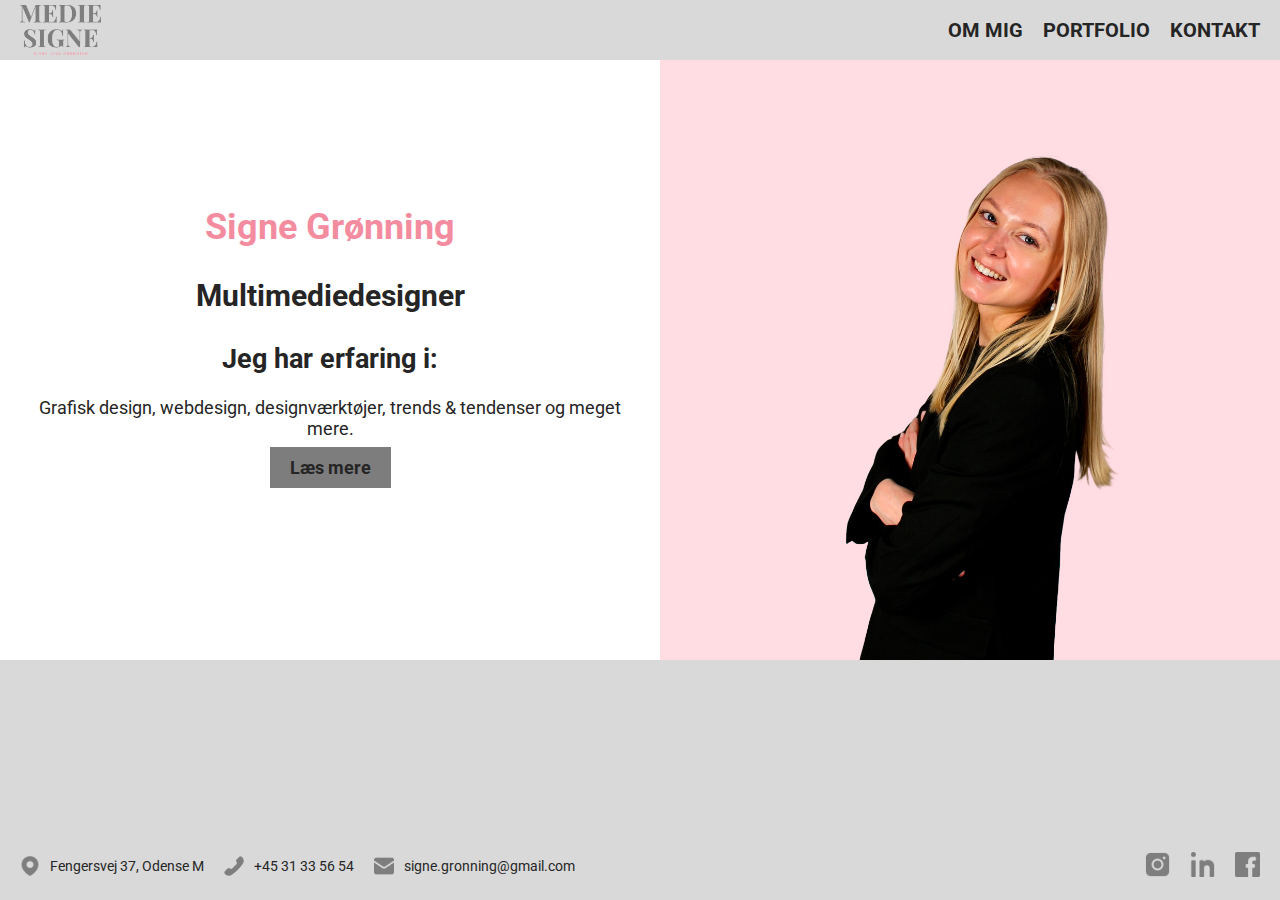
<file: index.html>
<!DOCTYPE html>
<html lang="da">
<head>
    <!-- Grundlæggende sideinformation og link til eksterne ressourcer -->
    <meta charset="UTF-8">
    <!-- Sørger for websiden skalerer korrekt på mobile enheder -->
    <meta name="viewport" content="width=device-width, initial-scale=1.0">
    <title>Medie Signe</title>
    <!-- Link til eksternt CSS stylesheet -->
    <link rel="stylesheet" href="stylesheet.css">
    <!-- Preconnect til Google Fonts, Roboto -->
    <link rel="preconnect" href="https://fonts.googleapis.com">
    <link rel="preconnect" href="https://fonts.gstatic.com" crossorigin>
    <!-- Link til Google Fonts, Roboto -->
    <link href="https://fonts.googleapis.com/css2?family=Roboto:wght@100;300;400;500;700;900&display=swap" rel="stylesheet">
</head>
<body>
    <!-- Header med navigationslinks -->
    <header>
        <!-- Navigationsmenu med links til andre sider på websitet -->
        <nav class="navigation-container-forside">
            <div class="navigation-indhold">
                <img src="forside/logo.png" alt="LOGO" class="logo">
                <ul>
                    <li><a href="om-mig.html">OM MIG</a></li>
                    <li><a href="portfolio.html">PORTFOLIO</a></li>
                    <li><a href="kontakt.html">KONTAKT</a></li>
                </ul>
            </div>
        </nav>
    </header>

    <!-- Hovedindholdet på siden -->
    <main class="main-container-forside">
        <!-- Introduktion på forsiden -->
        <section class="hovedindhold-forside">
            <div class="introduktion-forside">
                <h1 class="navn-forside">Signe Grønning</h1>
                <p class="titel-forside">Multimediedesigner</p>
                <h2>Jeg har erfaring i:</h2>
                <p>Grafisk design, webdesign, designværktøjer, trends & tendenser og meget mere.</p>
                <a href="om-mig.html" class="laes-mere-knap">Læs mere</a>
            </div>
            <!-- Billede der supplerer introduktionen -->
            <div class="billede-container-forside">
                <img src="forside/migforside.jpg" alt="Billede af Signe" class="billede">
            </div>
        </section>
    </main>

    <!-- Footer indeholder kontaktinformation og links til sociale medier -->
    <footer>
        <!-- Kontakinformation -->
        <div class="footer-tre-info">
            <div class="footer-info">
                <img src="forside/lokation.png" alt="Lokation" class="ikon">
                <address>Fengersvej 37, Odense M</address>
            </div>
            <!-- Man kan ved tel og mail trykke direkte og sendes videre -->
            <div class="footer-info">
                <img src="forside/telefon-ikon.png" alt="Telefon" class="ikon">
                <a href="tel:+4531335654">+45 31 33 56 54</a>
            </div>
            <div class="footer-info">
                <img src="forside/mail-ikon.png" alt="E-mailadresse" class="ikon">
                <a href="mailto:signe.gronning@gmail.com">signe.gronning@gmail.com</a>
            </div>
        </div>
        
        <!-- Links til sociale medie-profiler med ikoner -->
        <div class="sociale-medier">
            <a href="https://www.instagram.com/signe.groenning/"><img src="forside/Insta-ikon.png" alt="Instagram"></a>
            <a href="https://www.linkedin.com/in/signe-grønning/"><img src="forside/in-ikon.png" alt="LinkedIn"></a>
            <a href="https://www.facebook.com/signe.gronning"><img src="forside/FB-ikon.png" alt="Facebook"></a>
        </div>
    </footer>
</body>
</html>
</file>
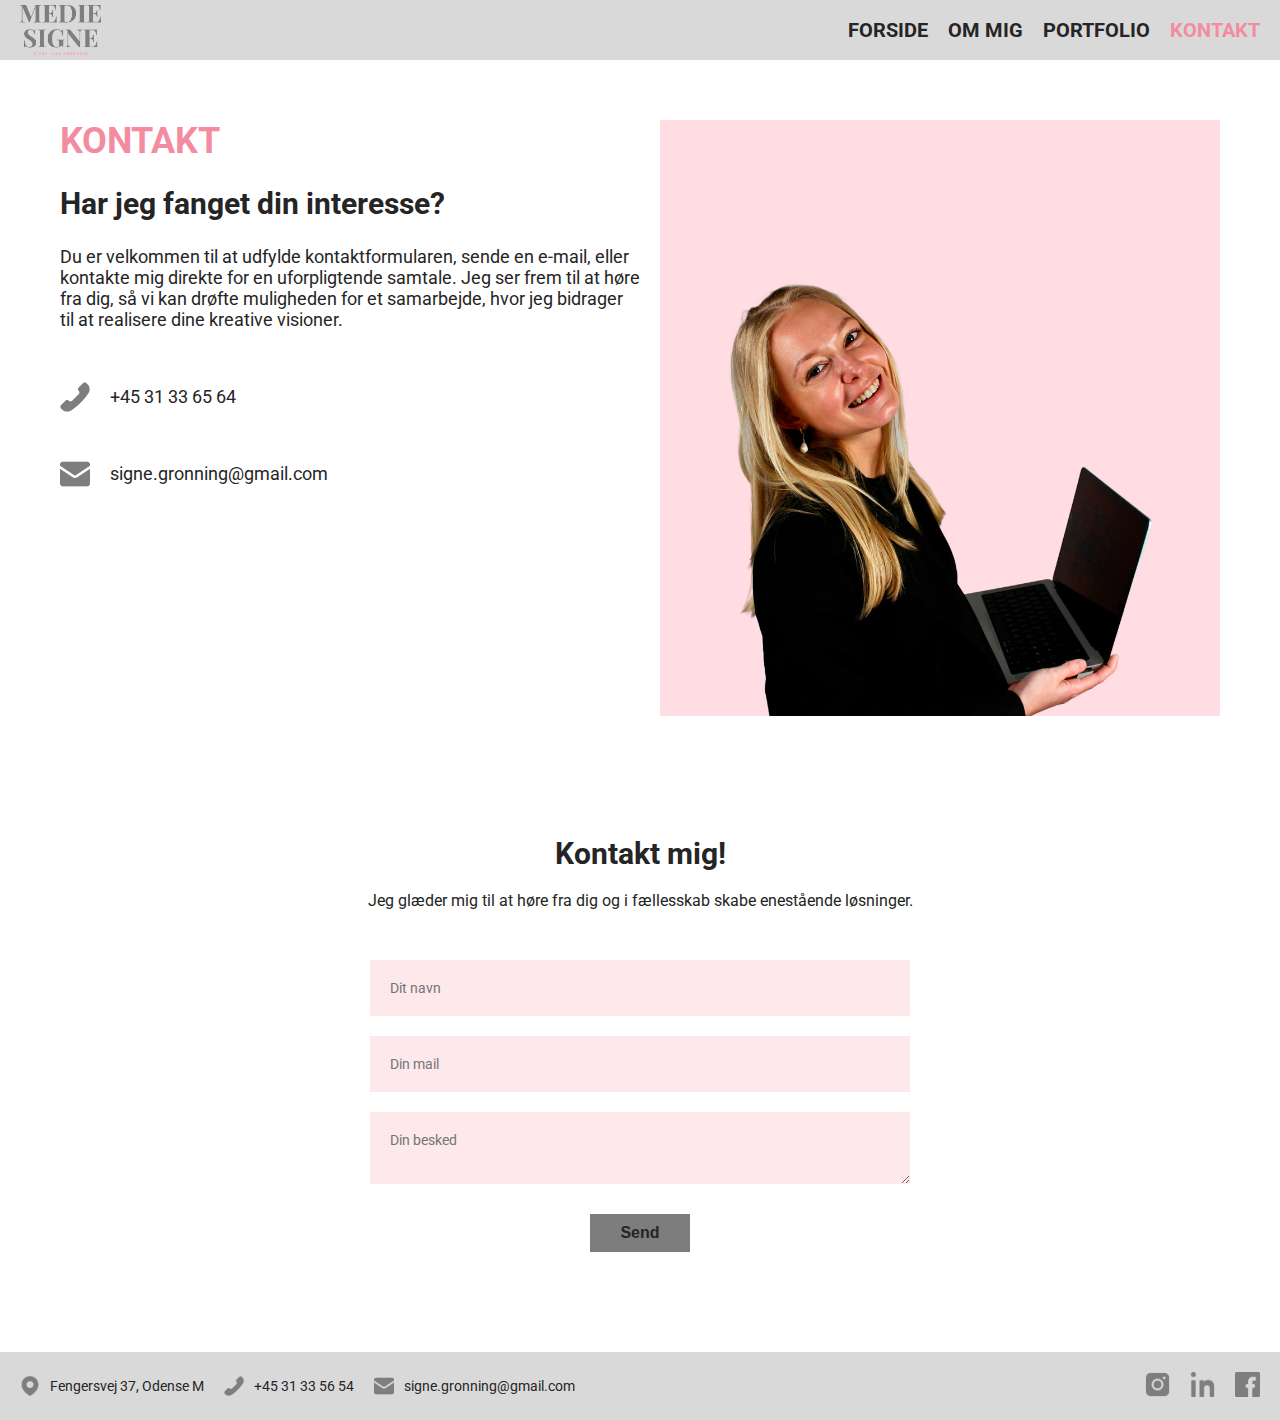
<file: kontakt.html>
<!DOCTYPE html>
<html lang="da">
<head>
    <!-- Grundlæggende sideinformation og link til eksterne ressourcer -->
    <meta charset="UTF-8">
    <!-- Sørger for websiden skalerer korrekt på mobile enheder -->
    <meta name="viewport" content="width=device-width, initial-scale=1.0">
    <title>KONTAKT</title>
    <!-- Link til eksternt CSS stylesheet -->
    <link rel="stylesheet" href="stylesheet.css">
    <!-- Preconnect til Google Fonts, Roboto -->
    <link rel="preconnect" href="https://fonts.googleapis.com">
    <link rel="preconnect" href="https://fonts.gstatic.com" crossorigin>
    <!-- Link til Google Fonts, Roboto -->
    <link href="https://fonts.googleapis.com/css2?family=Roboto:wght@100;300;400;500;700;900&display=swap" rel="stylesheet">
</head>
<body>
    <!-- Header med navigationslinks -->
    <header>
        <!-- Navigationsmenu med links til andre sider på websitet -->
        <nav class="navigation-container-forside">
            <div class="navigation-indhold">
                <img src="forside/logo.png" alt="LOGO" class="logo">
                <ul>
                    <li><a href="index.html">FORSIDE</a></li>
                    <li><a href="om-mig.html">OM MIG</a></li>
                    <li><a href="portfolio.html">PORTFOLIO</a></li>
                    <li><a href="kontakt.html" class="active">KONTAKT</a></li>
                </ul>
            </div>
        </nav>
    </header>

    <!-- Hovedindholdet på siden -->
    <main class="main-container-kontakt">
        <!-- Kontaktinformation -->
        <section class="kontakt-info">
            <div class="info-container">
                <div class="info-tekst">
                    <h1>KONTAKT</h1>
                    <h2>Har jeg fanget din interesse?</h2>
                    <p class="brodtekst">Du er velkommen til at udfylde kontaktformularen, sende en e-mail, eller kontakte mig direkte for en uforpligtende samtale. Jeg ser frem til at høre fra dig, så vi kan drøfte muligheden for et samarbejde, hvor jeg bidrager til at realisere dine kreative visioner.</p>
                    <div class="kontakt-detajler">
                        <div class="kontakt-item">
                            <img src="forside/telefon-ikon.png" alt="Telefon" class="ikon">
                            <p>+45 31 33 65 64</p>
                        </div>
                        <div class="kontakt-item">
                            <img src="forside/mail-ikon.png" alt="E-mailadresse" class="ikon">
                            <p>signe.gronning@gmail.com</p>
                        </div>
                    </div>
                </div>
                <div class="kontakt-billede">
                    <img src="kontakt/kontaktmig.jpg" alt="Signe Grønning">
                </div>
            </div>
        </section>

        <!-- Kontaktformular -->
        <section class="kontakt-form">
            <div class="formular-intro">
                <h2>Kontakt mig!</h2>
                <p>Jeg glæder mig til at høre fra dig og i fællesskab skabe enestående løsninger.</p>
            </div>

            <form action="submit.php" method="post">
                <input type="text" id="name" name="name" placeholder="Dit navn" required>
                <input type="email" id="email" name="email" placeholder="Din mail" required>
                <textarea id="message" name="message" placeholder="Din besked" required></textarea>
                <button type="submit">Send</button>
            </form>
        </section>
    </main>

    <!-- Footer indeholder kontaktinformation og links til sociale medier -->
    <footer>
        <div class="footer-tre-info">
            <div class="footer-info">
                <img src="forside/lokation.png" alt="Lokation" class="ikon">
                <address>Fengersvej 37, Odense M</address>
            </div>
            <div class="footer-info">
                <img src="forside/telefon-ikon.png" alt="Telefon" class="ikon">
                <a href="tel:+4531335654">+45 31 33 56 54</a>
            </div>
            <div class="footer-info">
                <img src="forside/mail-ikon.png" alt="E-mailadresse" class="ikon">
                <a href="mailto:signe.gronning@gmail.com">signe.gronning@gmail.com</a>
            </div>
        </div>
        <div class="sociale-medier">
            <a href="https://www.instagram.com/signe.groenning/"><img src="forside/Insta-ikon.png" alt="Instagram"></a>
            <a href="https://www.linkedin.com/in/signe-grønning/"><img src="forside/in-ikon.png" alt="LinkedIn"></a>
            <a href="https://www.facebook.com/signe.gronning"><img src="forside/FB-ikon.png" alt="Facebook"></a>
        </div>
    </footer>
</body>
</html>
</file>
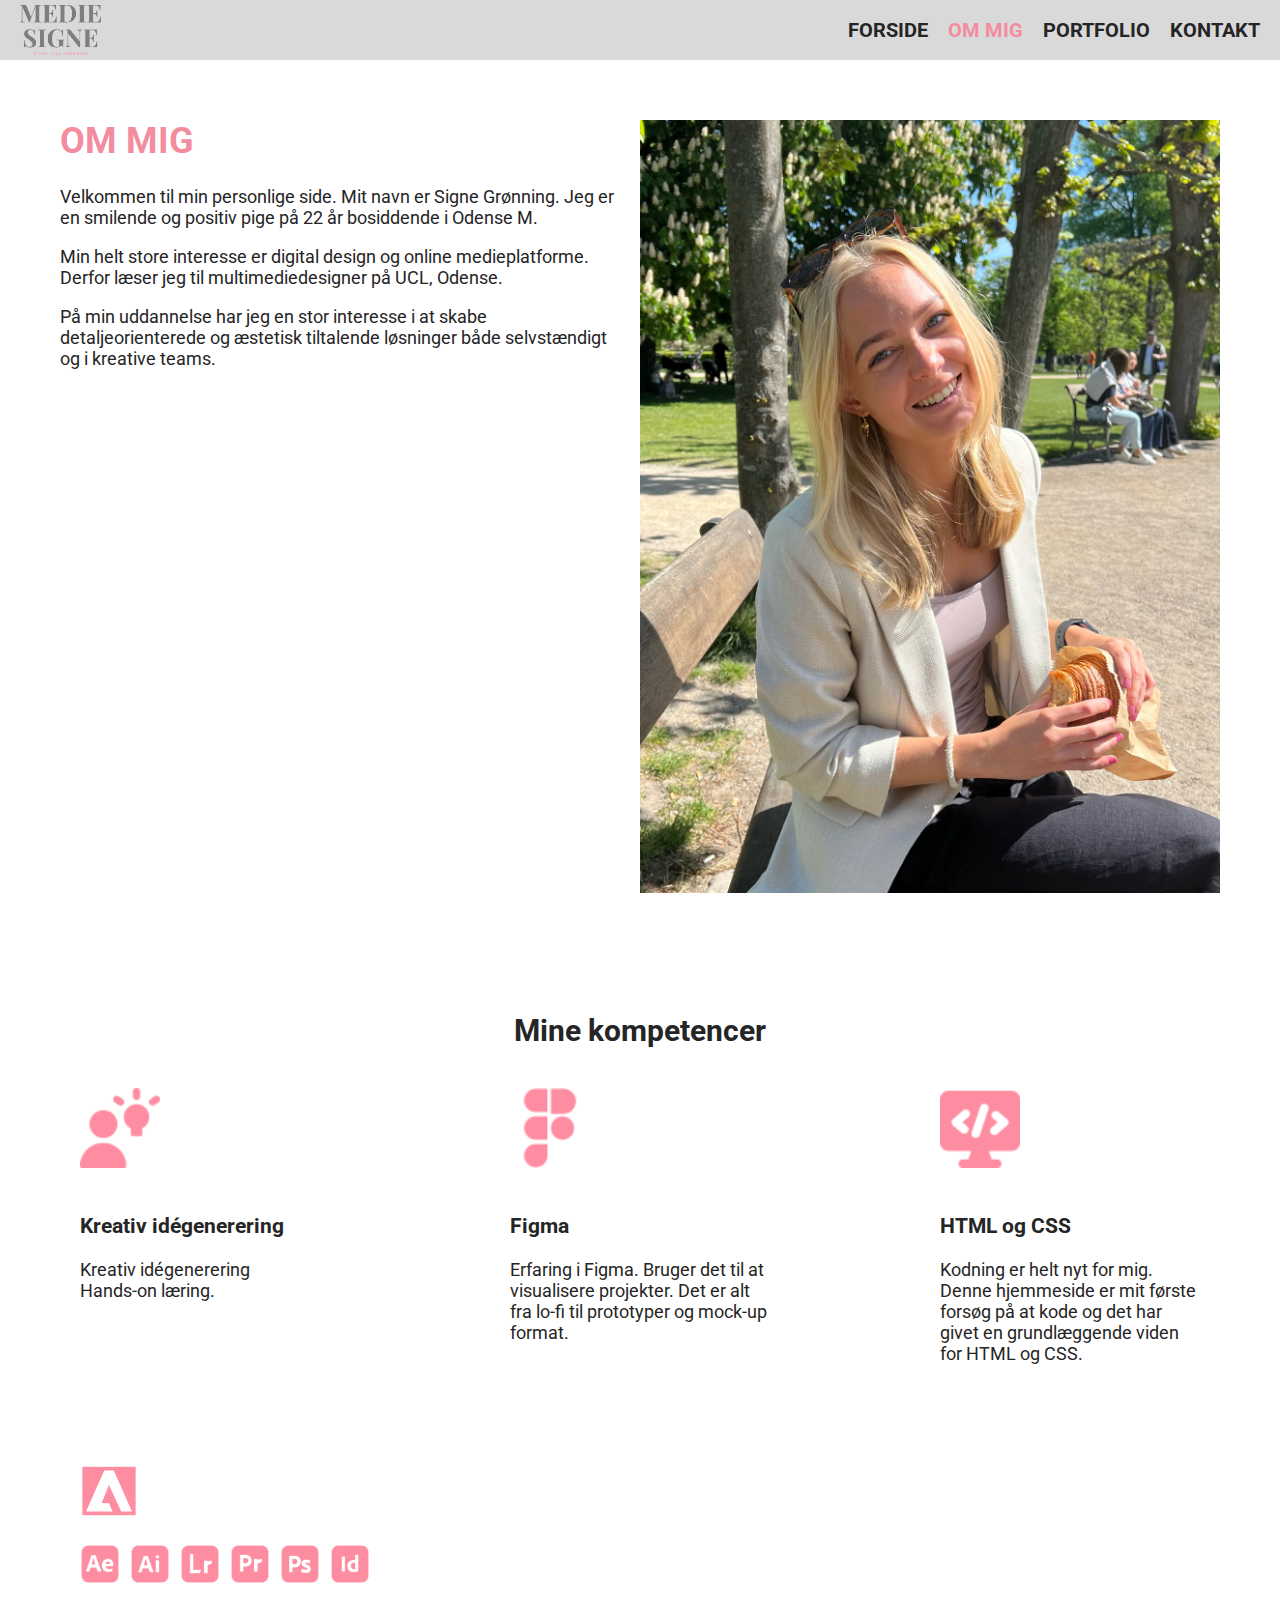
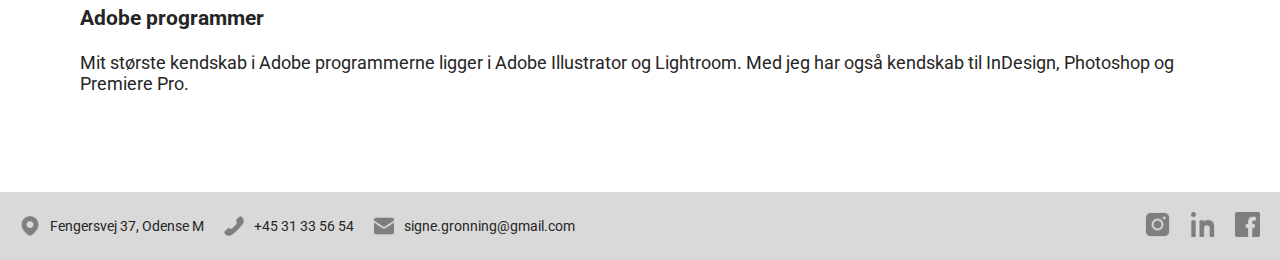
<file: om-mig.html>
<!DOCTYPE html>
<html lang="da">
<head>
    <!-- Grundlæggende sideinformation og link til eksterne ressourcer -->
    <meta charset="UTF-8">
    <!-- Sørger for websiden skalerer korrekt på mobile enheder -->
    <meta name="viewport" content="width=device-width, initial-scale=1.0">
    <title>OM MIG</title>
    <!-- Link til eksternt CSS stylesheet -->
    <link rel="stylesheet" href="stylesheet.css">
    <!-- Preconnect til Google Fonts, Roboto -->
    <link rel="preconnect" href="https://fonts.googleapis.com">
    <link rel="preconnect" href="https://fonts.gstatic.com" crossorigin>
    <!-- Link til Google Fonts, Roboto -->
    <link href="https://fonts.googleapis.com/css2?family=Roboto:wght@100;300;400;500;700;900&display=swap" rel="stylesheet">
</head>
<body>
    <!-- Header med navigationslinks -->
    <header>
        <!-- Navigationsmenu med links til andre sider på websitet -->
        <nav class="navigation-container-forside">
            <div class="navigation-indhold">
                <img src="forside/logo.png" alt="LOGO" class="logo">
                <ul>
                    <li><a href="index.html">FORSIDE</a></li>
                    <li><a href="om-mig.html" class="active">OM MIG</a></li>
                    <li><a href="portfolio.html">PORTFOLIO</a></li>
                    <li><a href="kontakt.html">KONTAKT</a></li>
                </ul>
            </div>
        </nav>
    </header>

    <!-- Hovedindholdet på siden -->
    <main class="main-container-om-mig">
        <section class="indhold">
            <div class="introduktion-om-mig">
                <div class="tekst-om-mig">
                    <h1 class="overskrift-om-mig">OM MIG</h1>
                    <p>Velkommen til min personlige side. Mit navn er Signe Grønning. Jeg er en smilende og positiv pige på 22 år bosiddende i Odense M.</p>
                    <p>Min helt store interesse er digital design og online medieplatforme. Derfor læser jeg til multimediedesigner på UCL, Odense.</p>
                    <p>På min uddannelse har jeg en stor interesse i at skabe detaljeorienterede og æstetisk tiltalende løsninger både selvstændigt og i kreative teams.</p>
                </div>
                <img src="om-mig/migomside.jpg" alt="Signe Grønning" class="billede-om-mig">
            </div>

            <section class="mine-kompetencer">
                <h2 class="under-overskrift">Mine kompetencer</h2>
                <div class="kompetence-liste">
                    <div class="kompetence">
                        <img src="om-mig/ide.png" alt="Kreativ idégenerering">
                        <h3>Kreativ idégenerering</h3>
                        <p>Kreativ idégenerering<br>Hands-on læring.</p>
                    </div>
                    <div class="kompetence">
                        <img src="om-mig/figma.png" alt="Figma">
                        <h3>Figma</h3>
                        <p>Erfaring i Figma. Bruger det til at visualisere projekter. Det er alt fra lo-fi til prototyper og mock-up format.</p>
                    </div>
                    <div class="kompetence">
                        <img src="om-mig/kode.png" alt="Kodning">
                        <h3>HTML og CSS</h3>
                        <p>Kodning er helt nyt for mig. Denne hjemmeside er mit første forsøg på at kode og det har givet en grundlæggende viden for HTML og CSS.</p>
                    </div>
                </div>
                <div class="adobe-programmer">
                    <img src="om-mig/adobe.png" alt="Adobe" class="adobe-logo">
                    <div class="adobe-ikoner">
                        <img src="om-mig/ae.png" alt="Adobe After Effects">
                        <img src="om-mig/ai.png" alt="Adobe Illustrator">
                        <img src="om-mig/lr.png" alt="Adobe Lightroom">
                        <img src="om-mig/pr.png" alt="Adobe PremierePro">
                        <img src="om-mig/ps.png" alt="Adobe Photoshop">
                        <img src="om-mig/id.png" alt="Adobe InDesign">
                    </div>
                    <h3>Adobe programmer</h3>
                    <p>Mit største kendskab i Adobe programmerne ligger i Adobe Illustrator og Lightroom. Med jeg har også kendskab til InDesign, Photoshop og Premiere Pro.</p>
                </div>
            </section>
        </section>
    </main>

    <!-- Footer indeholder kontaktinformation og links til sociale medier -->
    <footer>
        <div class="footer-tre-info">
            <div class="footer-info">
                <img src="forside/lokation.png" alt="Lokation" class="ikon">
                <address>Fengersvej 37, Odense M</address>
            </div>
            <div class="footer-info">
                <img src="forside/telefon-ikon.png" alt="Telefon" class="ikon">
                <a href="tel:+4531335654">+45 31 33 56 54</a>
            </div>
            <div class="footer-info">
                <img src="forside/mail-ikon.png" alt="E-mailadresse" class="ikon">
                <a href="mailto:signe.gronning@gmail.com">signe.gronning@gmail.com</a>
            </div>
        </div>
        <div class="sociale-medier">
            <a href="https://www.instagram.com/signe.groenning/"><img src="forside/Insta-ikon.png" alt="Instagram"></a>
            <a href="https://www.linkedin.com/in/signe-grønning/"><img src="forside/in-ikon.png" alt="LinkedIn"></a>
            <a href="https://www.facebook.com/signe.gronning"><img src="forside/FB-ikon.png" alt="Facebook"></a>
        </div>
    </footer>
</body>
</html>
</file>
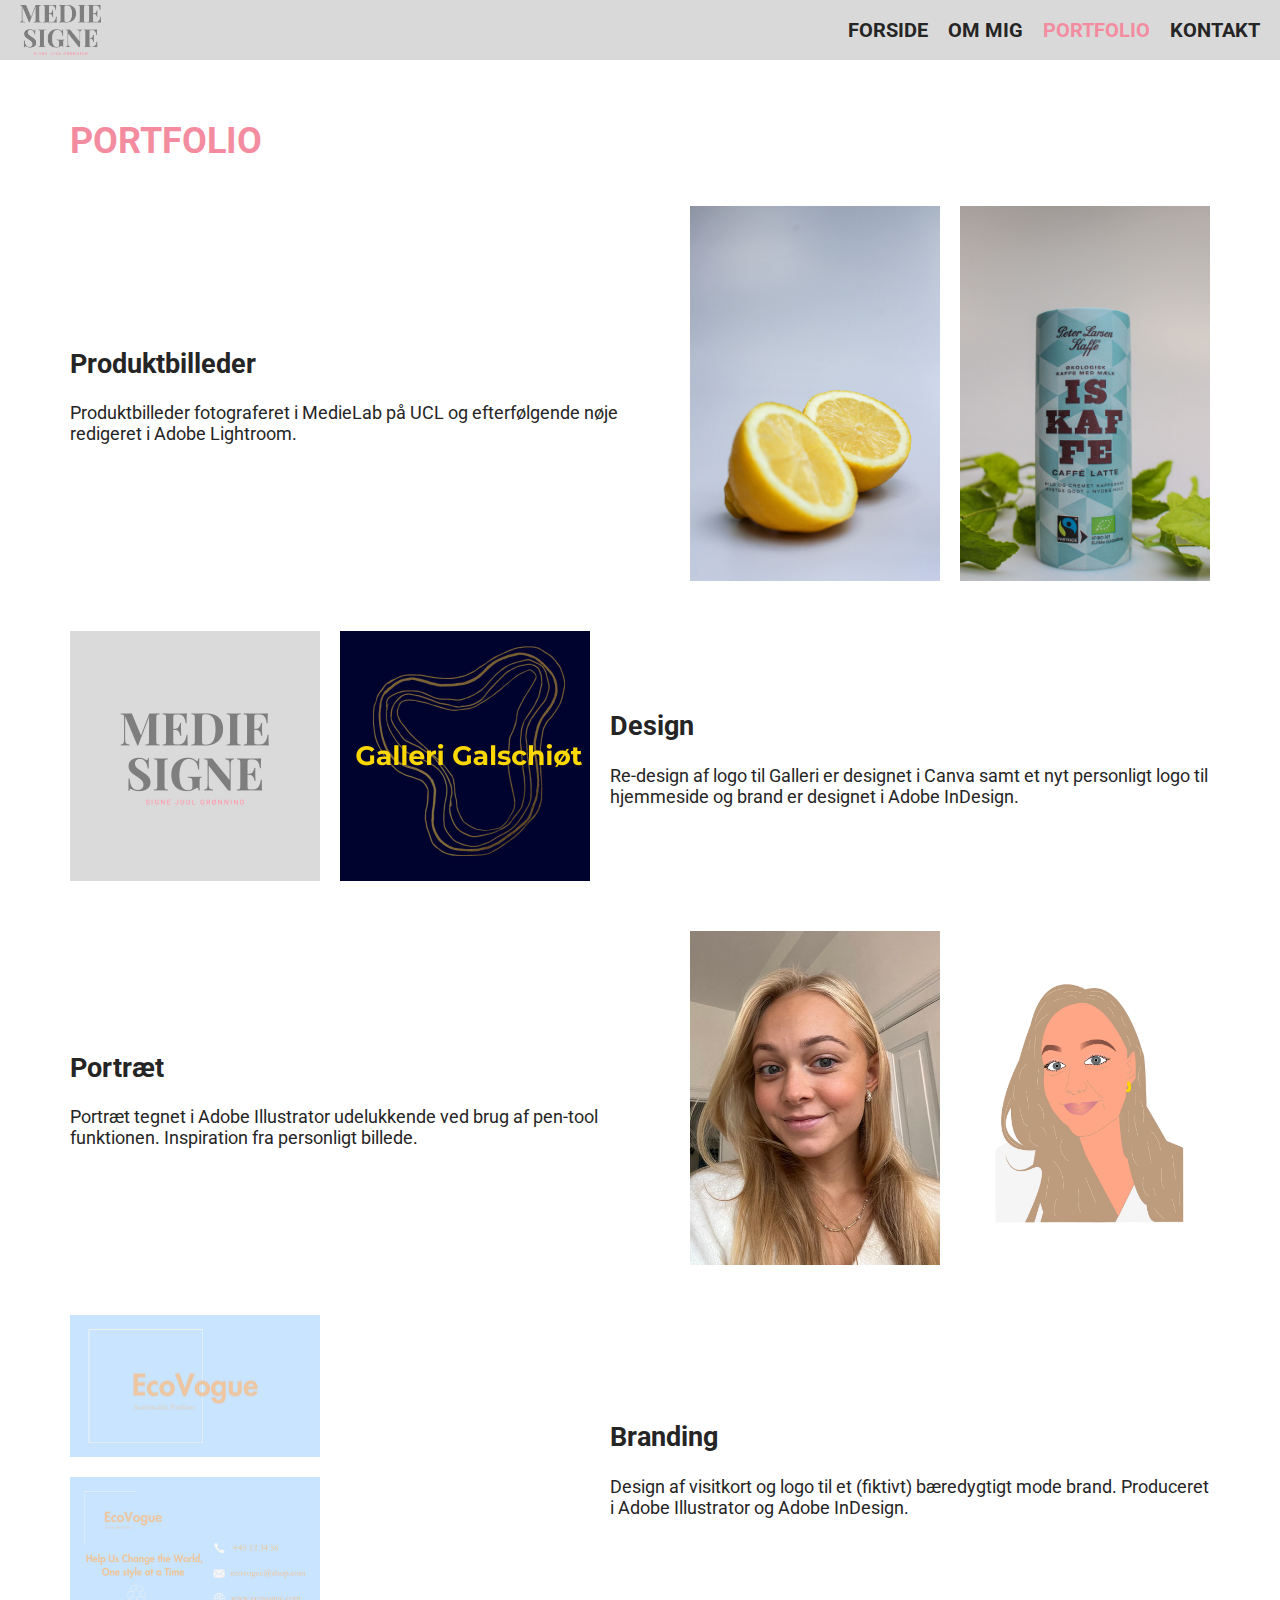
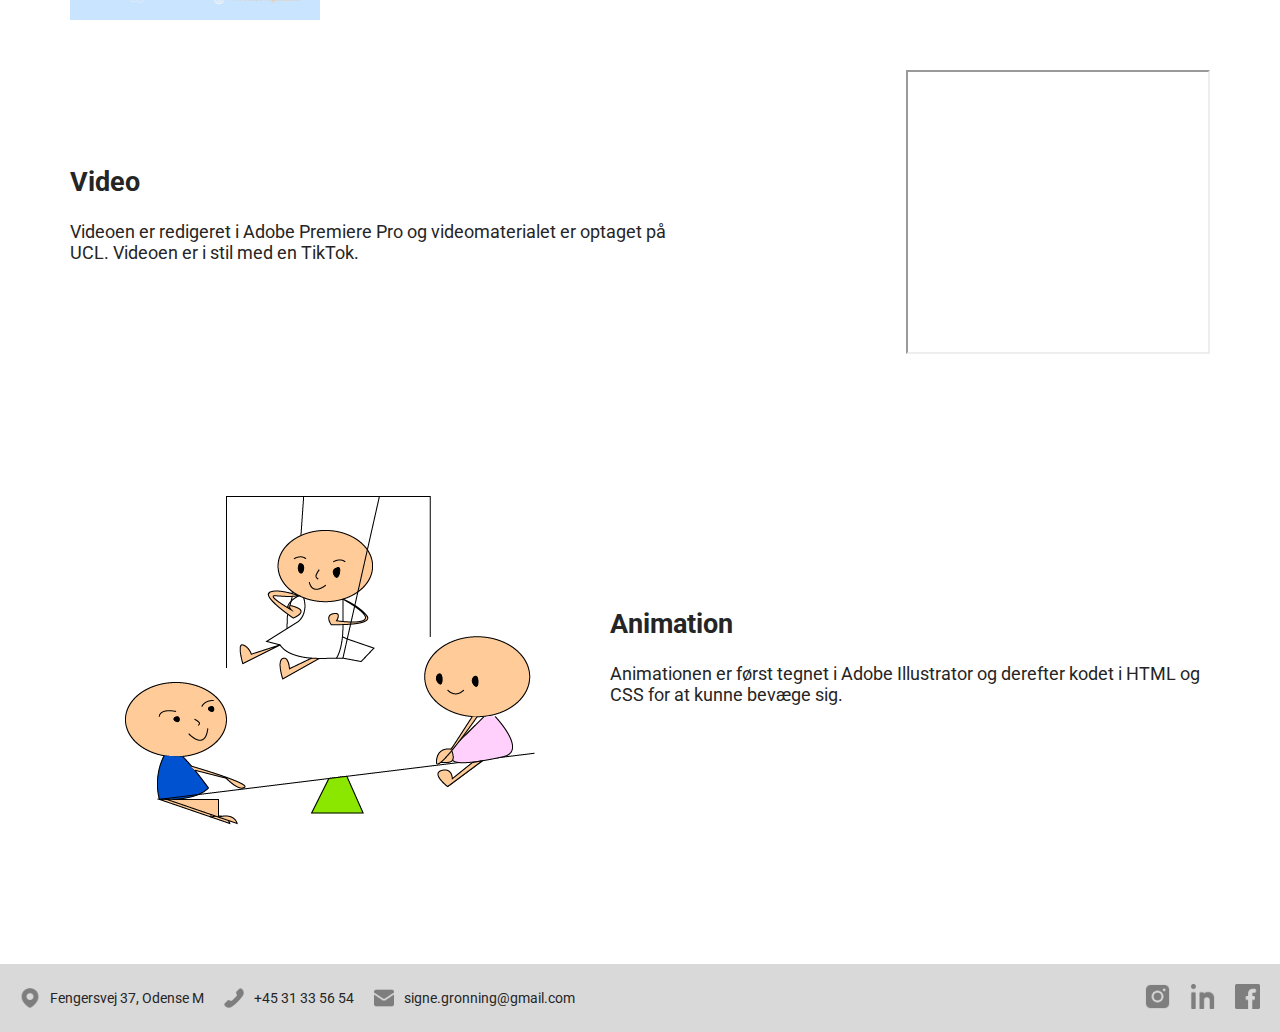
<file: portfolio.html>
<!DOCTYPE html>
<html lang="da">
<head>
    <!-- Grundlæggende sideinformation og link til eksterne ressourcer -->
    <meta charset="UTF-8">
    <!-- Sørger for websiden skalerer korrekt på mobile enheder -->
    <meta name="viewport" content="width=device-width, initial-scale=1.0">
    <title>PORTFOLIO</title>
    <!-- Link til eksternt CSS stylesheet -->
    <link rel="stylesheet" href="stylesheet.css">
    <!-- Preconnect til Google Fonts, Roboto -->
    <link rel="preconnect" href="https://fonts.googleapis.com">
    <link rel="preconnect" href="https://fonts.gstatic.com" crossorigin>
    <!-- Link til Google Fonts, Roboto -->
    <link href="https://fonts.googleapis.com/css2?family=Roboto:wght@100;300;400;500;700;900&display=swap" rel="stylesheet">
</head>
<body>
    <!-- Header med navigationslinks -->
    <header>
        <!-- Navigationsmenu med links til andre sider på websitet -->
        <nav class="navigation-container-forside">
            <div class="navigation-indhold">
                <img src="forside/logo.png" alt="LOGO" class="logo">
                <ul>
                    <li><a href="index.html">FORSIDE</a></li>
                    <li><a href="om-mig.html">OM MIG</a></li>
                    <li><a href="portfolio.html" class="active">PORTFOLIO</a></li>
                    <li><a href="kontakt.html">KONTAKT</a></li>
                </ul>
            </div>
        </nav>
    </header>

    <!-- Hovedindholdet på siden -->
    <main class="main-container-portfolio">
        <section class="portfolio">
            <h1>PORTFOLIO</h1>
            <div class="galleri">
                <section class="projekt">
                    <div class="produktbilleder">
                        <img src="portfolio/citroner.jpg" alt="Produktbilleder">
                        <img src="portfolio/kaffe.jpg" alt="Produktbilleder">
                    </div>
                    <div class="beskrivelse">
                        <h2>Produktbilleder</h2>
                        <p>Produktbilleder fotograferet i MedieLab på UCL og efterfølgende nøje redigeret i Adobe Lightroom.</p>
                    </div>
                </section>
                <section class="design">
                    <div class="logo-billeder">
                        <img src="portfolio/logo-ms.jpg" alt="Logo">
                        <img src="portfolio/Galschiot.jpg" alt="Design">
                    </div>
                    <div class="beskrivelse-logo">
                        <h2>Design</h2>
                        <p>Re-design af logo til Galleri er designet i Canva samt et nyt personligt logo til hjemmeside og brand er designet i Adobe InDesign.</p>
                    </div>
                </section>
                <section class="portrait">
                    <div class="portrait-billeder">
                        <img src="portfolio/Signe-portrait.jpg" alt="portræt af Signe">
                        <img src="portfolio/portrait.jpg" alt="Portræt">
                    </div>
                    <div class="beskrivelse">
                        <h2>Portræt</h2>
                        <p>Portræt tegnet i Adobe Illustrator udelukkende ved brug af pen-tool funktionen. Inspiration fra personligt billede.</p>
                    </div>
                </section>
                <section class="branding">
                    <div class="brand-billeder">
                        <img src="portfolio/forside.jpg" alt="visitkort forside">
                        <img src="portfolio/bagside.jpg" alt="visitkort bagside">
                    </div>
                    <div class="beskrivelse-brand">
                        <h2>Branding</h2>
                        <p>Design af visitkort og logo til et (fiktivt) bæredygtigt mode brand. Produceret i Adobe Illustrator og Adobe InDesign.</p>
                    </div>
                </section>
                <section class="video-sektion">
                    <div class="beskrivelse-video">
                        <h2>Video</h2>
                        <p>Videoen er redigeret i Adobe Premiere Pro og videomaterialet er optaget på UCL. Videoen er i stil med en TikTok.</p>
                    </div>
                    <div class="portfolio-video">
                        <iframe src="https://www.youtube.com/embed/qu4fMXsBrz4"></iframe>
                    </div>
                </section>
                <section class="animation desktop-only">
                    <div class="animation-ws"></div>
                    <div class="beskrivelse-animation">
                        <h2>Animation</h2>
                        <p>Animationen er først tegnet i Adobe Illustrator og derefter kodet i HTML og CSS for at kunne bevæge sig.</p>
                    </div>
                </section>
                <section class="animation-tlf mobile-only">
                    <iframe class="tlf-iframe" src="https://www.youtube.com/embed/qLqytK3i3Kc"></iframe>
                    <div class="beskrivelse-tlf">
                        <h2>Animation</h2>
                        <p>Animationen er først tegnet i Adobe Illustrator og derefter kodet i HTML og CSS for at kunne bevæge sig.</p>
                    </div>
                </section>
            </div>
        </section>
    </main>

    <!-- Footer indeholder kontaktinformation og links til sociale medier -->
    <footer>
        <div class="footer-tre-info">
            <div class="footer-info">
                <img src="forside/lokation.png" alt="Lokation" class="ikon">
                <address>Fengersvej 37, Odense M</address>
            </div>
            <div class="footer-info">
                <img src="forside/telefon-ikon.png" alt="Telefon" class="ikon">
                <a href="tel:+4531335654">+45 31 33 56 54</a>
            </div>
            <div class="footer-info">
                <img src="forside/mail-ikon.png" alt="E-mailadresse" class="ikon">
                <a href="mailto:signe.gronning@gmail.com">signe.gronning@gmail.com</a>
            </div>
        </div>
        <div class="sociale-medier">
            <a href="https://www.instagram.com/signe.groenning/"><img src="forside/Insta-ikon.png" alt="Instagram"></a>
            <a href="https://www.linkedin.com/in/signe-grønning/"><img src="forside/in-ikon.png" alt="LinkedIn"></a>
            <a href="https://www.facebook.com/signe.gronning"><img src="forside/FB-ikon.png" alt="Facebook"></a>
        </div>
    </footer>
</body>
</html>
</file>
<file: stylesheet.css>
html, body {
/* Indstiller grundlæggende layout og farver for hele dokumentet, bruger flexbox for layoutet */
    height: 100%;
    margin: 0;
    padding: 0;
    color: #252525;
    display: flex;
    flex-direction: column;
    font-family: "Roboto", sans-serif;
    text-align: center;
    font-size: 18px;
}

/* p, h1, h2 indstiller typografi for afsnit og overskrifter */
p {
    font-weight: 400;
    font-style: normal;
}

h1 {
    font-weight: 700;
    font-weight: bold;
}

h2 {
    font-weight: 400;
    font-style: normal;
}


/* Header og navigationsmenu */

/* Header indstiller headerens layout og positionering */
header {
    display: flex;
    flex-direction: column;
    background-color: #d9d9d9;
    position: fixed;
    top: 0;
    width: 100%;
    padding: 0 20px;
    box-sizing: border-box;
}

/* .navigation-container-forside, Flex-container for navigation, centreret. */
.navigation-container-forside {
    display: flex;
    justify-content: center;
}

/* .navigation-indhold, Flex-container til indholdet af navigation, fordelt mellem logo og links. */
.navigation-indhold {
    display: flex;
    justify-content: space-between;
    align-items: center;
    width: 100%;
}

.navigation-container-forside ul {
    list-style-type: none;
    padding: 0;
    display: flex;
    gap: 20px;
}

.navigation-container-forside ul li a {
    color: #252525;
    text-decoration: none;
    font-weight: bold;
    font-size: 20px;
}

/* Styler links */
.navigation-container-forside ul li a:hover, 
.navigation-container-forside ul li a.active {
    color: rgb(244, 140, 160);
}

/* Styler logoet */
.logo {
    height: 50px;
}

/* Hovedindhold */
.main-container-forside {
    background-color:#d9d9d9;
    flex: 1;
    padding: 0px;
}
/*  Indstiller hovedindholdets layout og positionering */

.hovedindhold-forside {
    background-color: #ffffff;
    display: flex;
    flex-direction: row;
    align-items: center;
    align-items: center;
}

.introduktion-forside {
    background-color: #ffffff;
    width: 50%;
    text-align: center;
    padding: 20px;
}


/* Styler elementer */
.navn-forside {
    font-size: 36px;
    color: rgb(244, 140, 160);
}

.titel-forside {
    font-size: 30px;
    font-weight: 700;
    font-weight: bold;
}

h2, .laes-mere-knap {
    font-weight: 700;
    font-weight: bold;
}

.laes-mere-knap {
    padding: 10px 20px;
    background-color: #7d7d7d;
    color: #252525;
    border: none;
    font-size: 18px;
    cursor: pointer;
    margin-top: 20px;
}

.laes-mere-knap:hover {
    color: rgb(244, 140, 160);
}


/* Billedet */
.billede-container-forside {
    display: flex;
    width: 50%;
}

.billede-container-forside img {
    width: 100%;
    height: 100%;
}


/* Footer */

footer {
    display: flex;
    flex-wrap: wrap;
    justify-content: space-between;
    align-items: center;
    background-color: #d9d9d9;
    padding: 20px;
    text-align: center;
    font-size: 14px;
}

.footer-info {
    display: flex;
    align-items: center;
    gap: 10px;
}

address {
    font-style: normal;
}

.footer-info img {
    height: 20px;
    width: 20px;
}

.footer-tre-info {
    display: flex;
    gap: 20px;
}

a:link {
    text-decoration: none;
    color: #252525;
}

.sociale-medier {
    display: flex;
    gap: 20px;
}

.sociale-medier img {
    height: 25px;
    width: 25px;
}


@media screen and (max-width: 767px) {

    html, body {
        font-size: 16px;
    }

    .navn-forside {
        font-size: 32px;
    }

    .titel-forside {
        font-size: 28px;
    }

    .introduktion-forside h2 {
        font-size: 24px;
    }

    .navigation-indhold {
        padding-top: 10px;
        flex-direction: column;
    }

    .navigation-container-forside ul li a {
        font-size: 18px;
    }

    .navigation-container-forside ul {
        flex-direction: column;
        gap: 10px;
    }

    .laes-mere-knap {
        font-size: 16px;
        padding: 8px 16px;
    }
    
    .hovedindhold-forside {
        flex-direction: column-reverse;
        text-align: center;
    }

    .introduktion-forside {
        height: auto;
        width: auto;
        padding-top: 20px;
        padding-bottom: 50px;
    }

    .billede-container-forside {
        padding-top: 175px;
        height: auto;
        width: auto;
    }

    .footer-tre-info {
        flex-direction: column;
        gap: 25px;
        font-size: 16px;
    }

    .sociale-medier {
        gap: 25px;
        flex-direction: column;
    }

}



/* Nedestående er CSS for 'OM MIG' siden */

.main-container-om-mig {
    max-width: 1200px;
    margin: 0 auto;
    padding: 20px;
    box-sizing: border-box;
}

.introduktion-om-mig {
    display: flex;
    flex-direction: row;
    padding-top: 100px;
    gap: 20px;
}

.tekst-om-mig {
    max-width: 50%;
    text-align: left;
}

.overskrift-om-mig {
    font-size: 36px;
    color: #f48ca0;
    margin-top: 0;
}

.billede-om-mig {
    display: flex;
    justify-content: center;
    align-items: center;
    width: 50%;
}

/* Kompetencer sektion */
.mine-kompetencer {
    padding-top: 100px;
    margin-bottom: 40px;
}

.under-overskrift {
    font-size: 30px;
    padding: 20px;
    margin: 0px;
    text-align: center;
}

.kompetence-liste {
    display: flex;
    flex-wrap: wrap;
    justify-content: space-between;
    gap: 20px;
}

.kompetence {
    flex: 1;
    min-width: 250px;
    max-width: 300px;
    text-align: left;
    padding: 20px;
    box-sizing: border-box;
}

.kompetence img {
    width: 80px;
    margin-bottom: 20px;
}

.adobe-programmer {
    margin-top: 40px;
    text-align: left;
    padding: 20px;
}

.adobe-ikoner {
    display: flex;
    justify-content: left;
    gap: 10px;
    flex-wrap: wrap;
    margin-top: 20px;
}

.adobe-ikoner img {
    width: 40px;
}

.adobe-titel {
    font-size: 20px;
}


/* Media queries for 'OM MIG' siden */

@media screen and (max-width: 767px) {
    .introduktion-om-mig {
        display: flex;
        flex-direction: column-reverse;
    }

    .billede-om-mig, .tekst-om-mig {
        padding-top: 120px;
        width: 100%;
    }

    .overskrift-om-mig {
        font-size: 32px;
    }

    .under-overskrift {
        font-size: 28px;
        text-align: left;
    }

    h3 {
        font-size: 20px;
    }

    .tekst-om-mig {
        max-width: 100%;
        text-align: left;
        padding-top: 20px;
    }

    .mine-kompetencer {
        padding-top: 40px;
    }

    .adobe-programmer {
        margin-top: 0px;
        padding-bottom: 0px;
    }
}




/* Nedestående er CSS for 'PORTFOLIO' siden */


/* Hovedindhold */
.main-container-portfolio {
    max-width: 1200px;
    margin: 0 auto;
    padding: 100px 20px 20px 20px;
    box-sizing: border-box;
}

.portfolio h1 {
    color: #f48ca0;
    font-size: 36px;
    margin-top: 0px;
    text-align: left;
    padding: 20px 0;
}

.portfolio {
    margin-bottom: 40px;
}

.galleri {
    display: flex;
    flex-direction: column;
    gap: 50px;
}

.projekt, .design, .portrait, .branding, .animation, .video-sektion {
    display: flex;
    gap: 20px;
    align-items: center;
    justify-content: space-between;
}

.produktbilleder, .logo-billeder, .portrait-billeder, .brand-billeder {
    display: flex;
    gap: 20px;
}

.produktbilleder img, .logo-billeder img, .portrait-billeder img, .brand-billeder img {
    width: 100%;
    max-width: 250px;
    height: auto;
}

.beskrivelse, .beskrivelse-logo, .beskrivelse-portrait, .beskrivelse-brand, .beskrivelse-video, .beskrivelse-animation {
    text-align: left;
    max-width: 600px;
}

.projekt {
    flex-direction: row-reverse;
}

.portrait {
    flex-direction: row-reverse;
}

.brand-billeder {
    flex-direction: column;
}

.portfolio-video iframe {
    max-width: 500px;
    height: 280px;
}

.portfolio-video {
    display: flex;
    flex-direction: row-reverse;
}

.animation {
    flex-direction: row;
}

.animation-ws {
    width: 500px;
    height: 500px;
    background: url('portfolio/ws.png') 0 0 no-repeat;
    animation: play 3s steps(5) infinite;
}
@keyframes play {
    0%{background-position: 0px;}
    100%{background-position: -2500px;}
}

.mobile-only {
    display: none;
}

/* Media queries for responsivt design for 'PORTFOLIO' siden */
@media screen and (max-width: 767px) {
    .portfolio {
        padding-top: 150px;
    }

    .portfolio h1 {
        font-size: 32px;
    }

    h2 {
        font-size: 28px;
    }

    .projekt, .design, .portrait, .branding, .video-sektion {
        flex-direction: column;
        align-items: flex-start;
    }

    .video-sektion {
        flex-direction: column-reverse;
    }

    .beskrivelse, .beskrivelse-logo, .beskrivelse-portrait, .beskrivelse-brand, .beskrivelse-video, .beskrivelse-animation {
        text-align: left;
        max-width: 100%;
    }

    .produktbilleder, .logo-billeder, .portrait-billeder, .brand-billeder, .portfolio-video {
        display: flex;
        flex-direction: row;
        justify-content: flex-start;
        flex-wrap: wrap;
        gap: 10px;
    }

    .produktbilleder img, .logo-billeder img, .portrait-billeder img, .brand-billeder img, .portfolio-video iframe {
        width: 100%;
        max-width: 200px;
        height: auto;
    }

    .portfolio-video iframe {
        width: 100%;
    }

    .video-sektion {
        align-items: flex-start;
    }

    .desktop-only {
        width: 100%;
        display: none;
    }

    .mobile-only {
        display: flex;
        flex-direction: column;
        align-items: flex-start;
        width: 100%;
        gap: 20px;
    }

    .tlf-iframe {
        width: 204px;
    } 

    .beskrivelse-tlf {
        display: flex;
        flex-direction: column;
        align-items: flex-start;
        justify-content: flex-start;
        text-align: left;
    }
}






/* Nedestående er CSS for 'KONTAKT MIG' siden */

.main-container-kontakt {
    max-width: 1200px;
    margin: 0 auto;
    padding: 20px;
    box-sizing: border-box;
}

.kontakt-info h1 {
    color: #f48ca0;
    font-size: 36px;
    margin-top: 0;
}

.info-container {
    display: flex;
    flex-direction: row;
    gap: 20px;
    padding-top: 100px;
}

.info-tekst {
    max-width: 50%;
    text-align: left;
}

.info-tekst h2 {
    font-size: 30px;
    color: #252525;
    margin-top: 10px;
}

.brodtekst {
    text-align: left;
}

.kontakt-detajler {
    display: flex;
    flex-direction: column;
}

.kontakt-item {
    display: flex;
    align-items: center;
    padding-top: 20px;
    gap: 20px;
}

.kontakt-billede {
    display: flex;
    justify-content: center;
    width: 50%;
}

.kontakt-billede img {
    max-width: 100%;
    height: auto;
}

.ikon {
    height: 30px; 
    width: 30px;
}

.formular-intro {
    padding-top: 100px;
}

.kontakt-form h2 {
    font-size: 30px;
    padding-top: 20px;
    margin: 0px;
}

.kontakt-form p {
    font-size: 16px;
    padding: 20px;
    margin: 0px;
}

form input, form textarea {
    width: 100%;
    max-width: 500px;
    margin: 10px 0;
    padding: 20px;
    background-color: rgba(244, 140, 160, 0.20);
    border: none;
    font-size: 14px;
    font-family: "Roboto", sans-serif;
}

form {
    display: flex;
    flex-direction: column;
    align-items: center;
    padding: 20px;
}

form button {
    padding: 10px 30px;
    background-color: #7d7d7d;
    color: #252525;
    border: none;
    font-size: 16px;
    font-weight: bold;
    cursor: pointer;
    margin: 20px;
}

form button:hover {
    color: rgb(244, 140, 160);
}

.kontakt-form {
    margin-bottom: 40px;
}


@media screen and (max-width: 767px) {
    .info-container {
        flex-direction: column-reverse;
        padding-top: 220px;
    }

    .info-tekst {
        padding-top: 40px;
        max-width: 100%;
    }

    .kontakt-billede {
        width: 100%;
    }

    .kontakt-form {
        margin-bottom: 20px;
    }

    .formular-intro {
        text-align: left;
        padding-top: 40px;
    }

    .kontakt-info h1 {
        font-size: 32px;
    }

    .info-tekst h2 {
        font-size: 28px;
    }

    .kontakt-form h2 {
        font-size: 28px;
        padding: 0px;
    }

    .kontakt-form p {
        padding: 0px;
        padding-top: 20px;
    }
}
</file>
